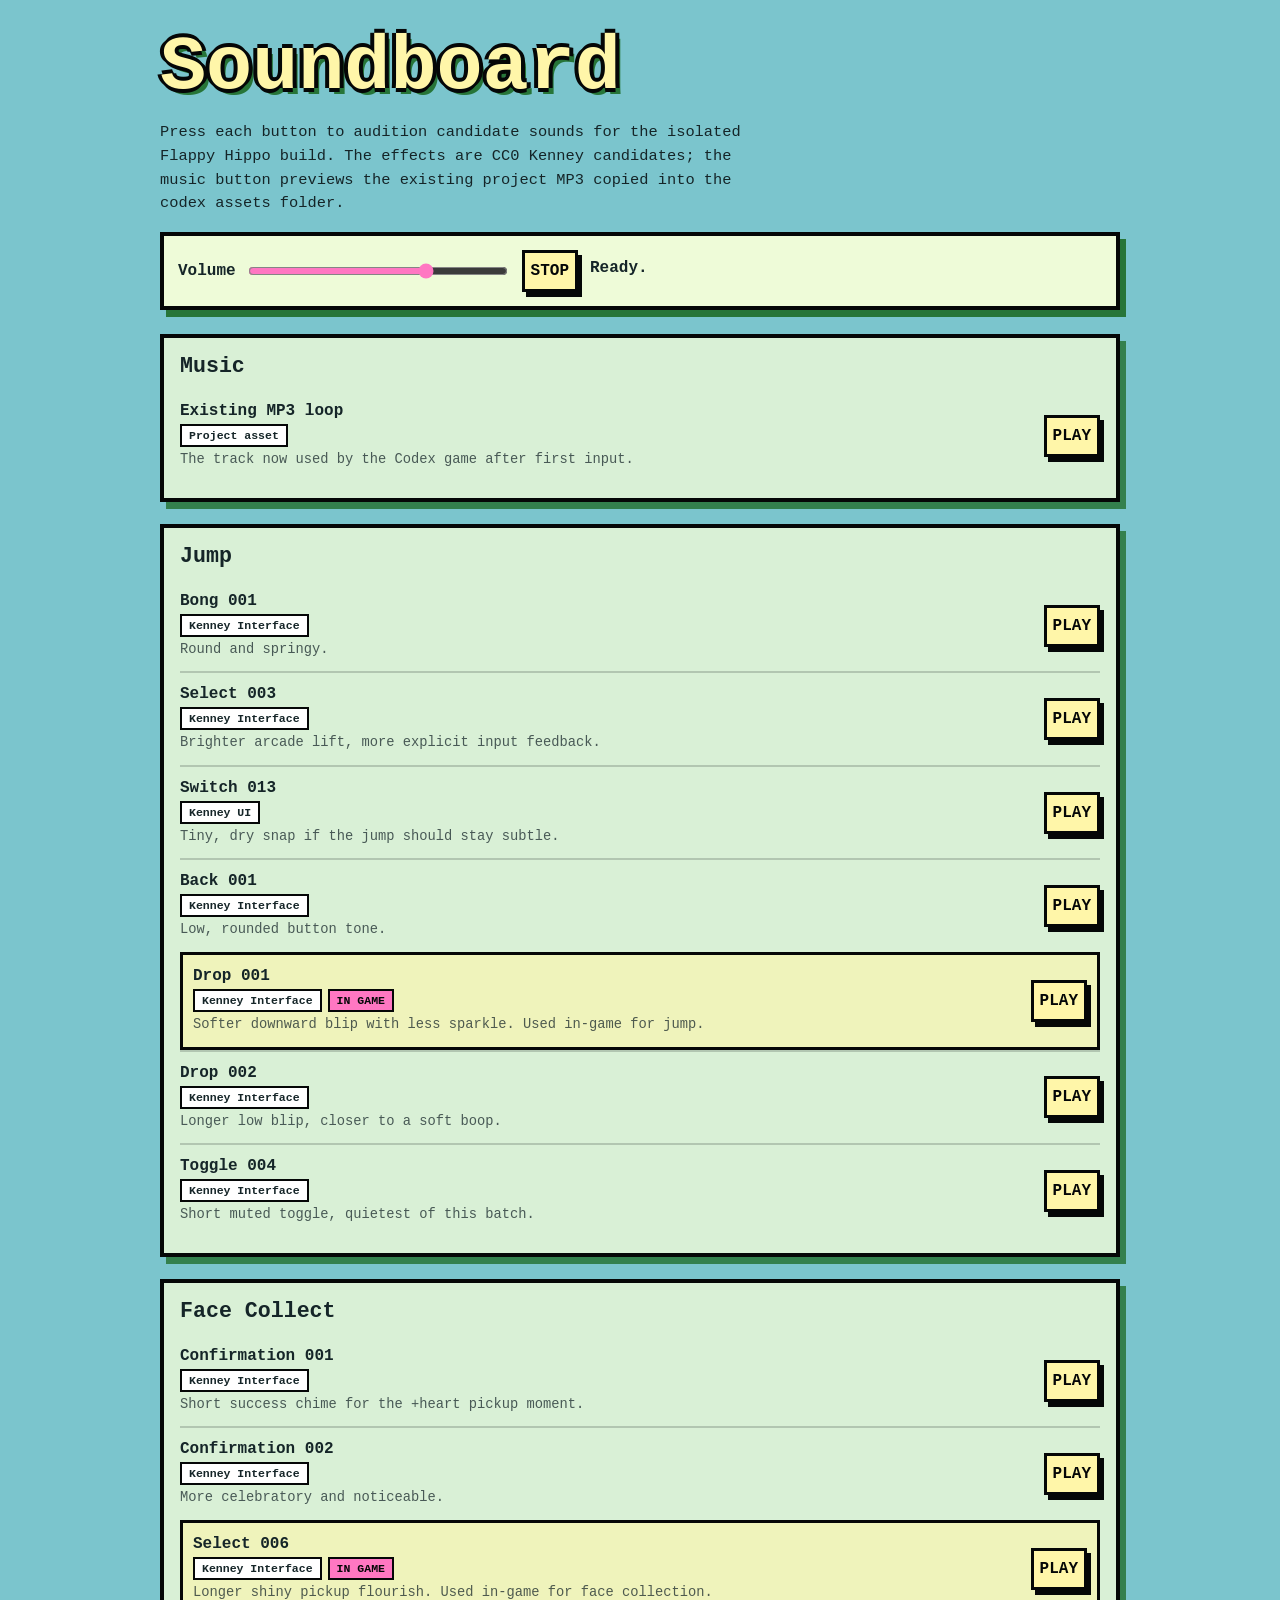
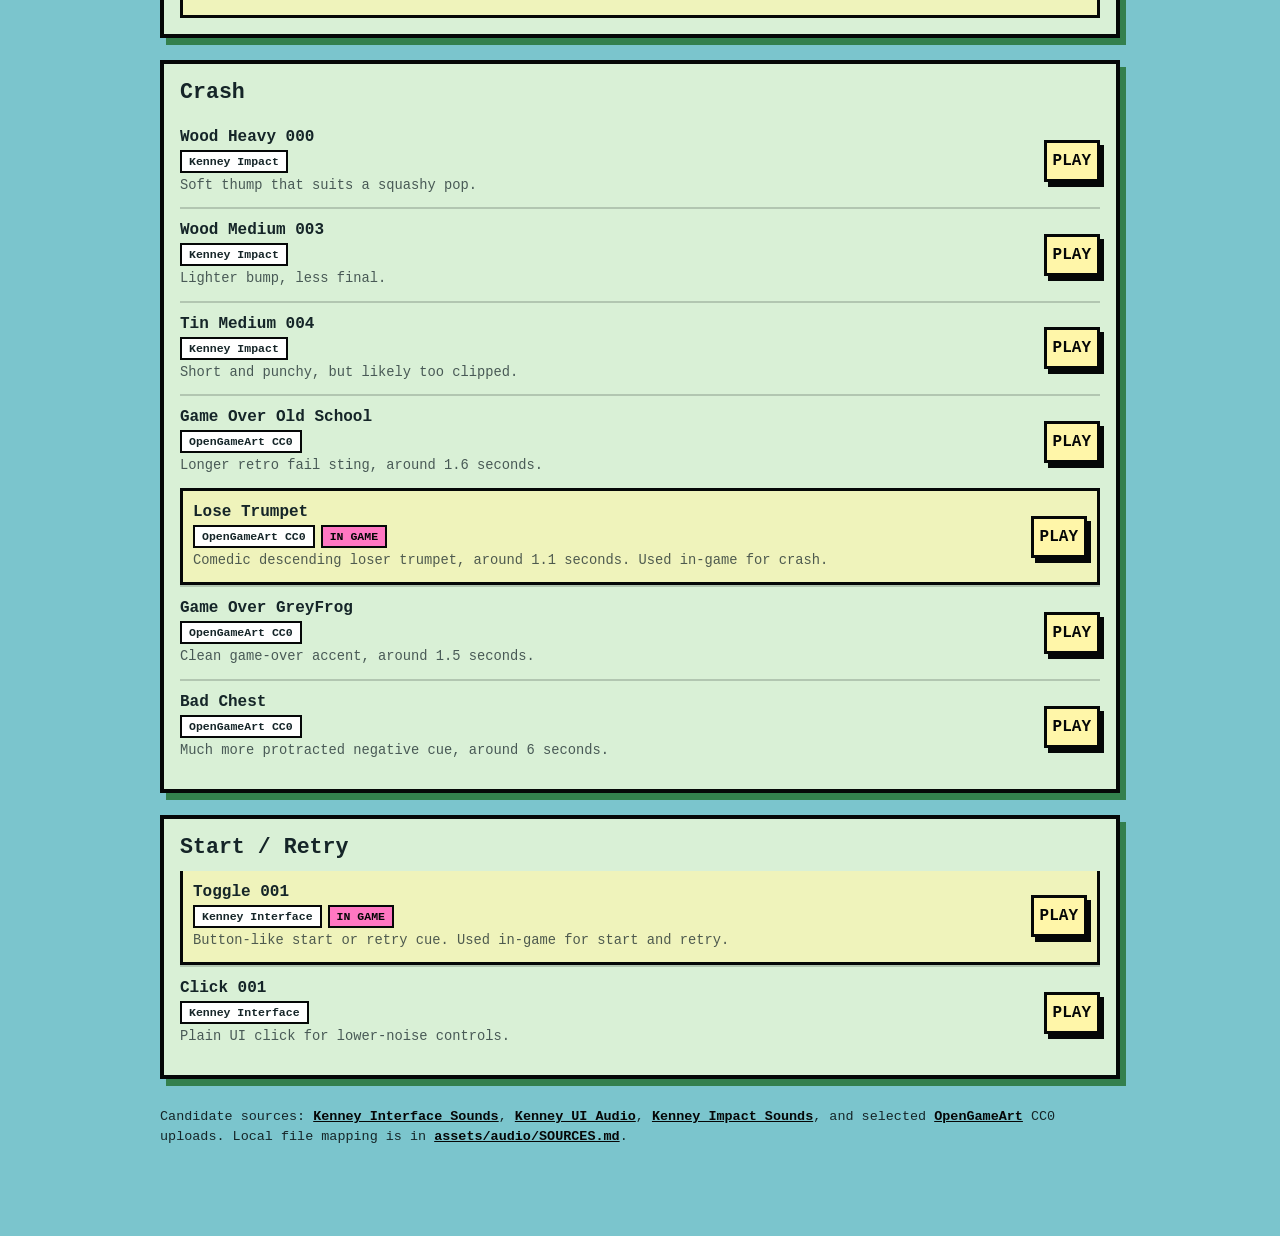
<file: codex/soundboard.html>
<!DOCTYPE html>
<html lang="en">
  <head>
    <meta charset="utf-8" />
    <meta name="viewport" content="width=device-width, initial-scale=1" />
    <meta name="theme-color" content="#7bc5cd" />
    <title>Flappy Hippo Soundboard</title>
    <style>
      :root {
        color-scheme: light;
        --sky: #7bc5cd;
        --ink: #152528;
        --shadow: #050707;
        --panel: #eefbd8;
        --panel-strong: #fff6a9;
        --leaf: #40c446;
        --leaf-dark: #277538;
        --pink: #ff77c2;
      }

      * {
        box-sizing: border-box;
      }

      html,
      body {
        min-height: 100%;
        margin: 0;
      }

      body {
        background: var(--sky);
        color: var(--ink);
        font-family: ui-monospace, "SFMono-Regular", Menlo, Consolas, monospace;
      }

      main {
        width: min(960px, calc(100% - 32px));
        margin: 0 auto;
        padding: 32px 0 44px;
      }

      header {
        display: grid;
        gap: 16px;
        margin-bottom: 24px;
      }

      h1 {
        margin: 0;
        color: var(--panel-strong);
        font-size: clamp(2.4rem, 8vw, 4.8rem);
        line-height: 0.95;
        letter-spacing: 0;
        text-shadow:
          4px 0 var(--shadow),
          -4px 0 var(--shadow),
          0 4px var(--shadow),
          0 -4px var(--shadow),
          5px 6px var(--leaf-dark);
      }

      p {
        max-width: 66ch;
        margin: 0;
        font-size: 0.96rem;
        line-height: 1.55;
      }

      .toolbar {
        display: flex;
        flex-wrap: wrap;
        align-items: center;
        gap: 12px;
        padding: 14px;
        border: 4px solid var(--shadow);
        background: var(--panel);
        box-shadow: 6px 7px 0 var(--leaf-dark);
      }

      .volume {
        display: flex;
        align-items: center;
        gap: 10px;
        font-weight: 900;
      }

      input[type="range"] {
        width: min(260px, 46vw);
        accent-color: var(--pink);
      }

      button {
        min-height: 42px;
        border: 3px solid var(--shadow);
        background: var(--panel-strong);
        color: var(--shadow);
        cursor: pointer;
        font: inherit;
        font-weight: 900;
        box-shadow: 4px 5px 0 var(--shadow);
      }

      button:hover {
        transform: translate(-1px, -1px);
        box-shadow: 5px 6px 0 var(--shadow);
      }

      button:active {
        transform: translate(3px, 4px);
        box-shadow: 1px 1px 0 var(--shadow);
      }

      .status {
        min-height: 1.5em;
        font-weight: 900;
      }

      .sound-group {
        margin-top: 22px;
        padding: 16px;
        border: 4px solid var(--shadow);
        background: rgba(238, 251, 216, 0.82);
        box-shadow: 6px 7px 0 rgba(39, 117, 56, 0.85);
      }

      h2 {
        margin: 0 0 12px;
        font-size: 1.35rem;
        letter-spacing: 0;
      }

      .sound-row {
        display: grid;
        grid-template-columns: minmax(180px, 1fr) auto;
        gap: 12px;
        align-items: center;
        padding: 12px 0;
        border-top: 2px solid rgba(5, 7, 7, 0.18);
      }

      .sound-row.selected {
        padding-inline: 10px;
        border: 3px solid var(--shadow);
        background: rgba(255, 246, 169, 0.58);
      }

      .sound-row:first-of-type {
        border-top: 0;
      }

      .sound-meta {
        display: grid;
        gap: 4px;
      }

      .sound-name {
        font-weight: 900;
      }

      .sound-note {
        color: rgba(21, 37, 40, 0.74);
        font-size: 0.86rem;
        line-height: 1.35;
      }

      .source {
        display: inline-flex;
        width: fit-content;
        padding: 3px 7px;
        border: 2px solid var(--shadow);
        background: white;
        font-size: 0.72rem;
        font-weight: 900;
      }

      .badges {
        display: flex;
        flex-wrap: wrap;
        gap: 6px;
      }

      .badge {
        display: inline-flex;
        width: fit-content;
        padding: 3px 7px;
        border: 2px solid var(--shadow);
        background: var(--pink);
        color: var(--shadow);
        font-size: 0.72rem;
        font-weight: 900;
      }

      a {
        color: var(--shadow);
        font-weight: 900;
      }

      footer {
        margin-top: 28px;
        font-size: 0.84rem;
        line-height: 1.5;
      }

      @media (max-width: 620px) {
        main {
          width: min(100% - 20px, 960px);
          padding-top: 22px;
        }

        .sound-row {
          grid-template-columns: 1fr;
        }

        .sound-row button {
          width: 100%;
        }
      }
    </style>
  </head>
  <body>
    <main>
      <header>
        <h1>Soundboard</h1>
        <p>Press each button to audition candidate sounds for the isolated Flappy Hippo build. The effects are CC0 Kenney candidates; the music button previews the existing project MP3 copied into the codex assets folder.</p>
        <div class="toolbar">
          <label class="volume" for="volume">Volume <input id="volume" type="range" min="0" max="1" step="0.05" value="0.7" /></label>
          <button type="button" id="stop">STOP</button>
          <span class="status" id="status" aria-live="polite">Ready.</span>
        </div>
      </header>

      <section id="board" aria-label="Sound effect candidates"></section>

      <footer>
        Candidate sources: <a href="https://kenney.nl/assets/interface-sounds">Kenney Interface Sounds</a>, <a href="https://kenney.nl/assets/ui-audio">Kenney UI Audio</a>, <a href="https://kenney.nl/assets/impact-sounds">Kenney Impact Sounds</a>, and selected <a href="https://opengameart.org/">OpenGameArt</a> CC0 uploads. Local file mapping is in <a href="assets/audio/SOURCES.md">assets/audio/SOURCES.md</a>.
      </footer>
    </main>

    <script>
      const groups = [
        {
          name: "Music",
          sounds: [
            {
              label: "Existing MP3 loop",
              file: "assets/audio/mario-fart.mp3",
              source: "Project asset",
              note: "The track now used by the Codex game after first input."
            }
          ]
        },
        {
          name: "Jump",
          sounds: [
            {
              label: "Bong 001",
              file: "assets/audio/candidates/jump-bong-001.wav",
              source: "Kenney Interface",
              note: "Round and springy."
            },
            {
              label: "Select 003",
              file: "assets/audio/candidates/jump-select-003.wav",
              source: "Kenney Interface",
              note: "Brighter arcade lift, more explicit input feedback."
            },
            {
              label: "Switch 013",
              file: "assets/audio/candidates/jump-switch-013.wav",
              source: "Kenney UI",
              note: "Tiny, dry snap if the jump should stay subtle."
            },
            {
              label: "Back 001",
              file: "assets/audio/candidates/jump-back-001.wav",
              source: "Kenney Interface",
              note: "Low, rounded button tone."
            },
            {
              label: "Drop 001",
              file: "assets/audio/candidates/jump-drop-001.wav",
              source: "Kenney Interface",
              selected: true,
              note: "Softer downward blip with less sparkle. Used in-game for jump."
            },
            {
              label: "Drop 002",
              file: "assets/audio/candidates/jump-drop-002.wav",
              source: "Kenney Interface",
              note: "Longer low blip, closer to a soft boop."
            },
            {
              label: "Toggle 004",
              file: "assets/audio/candidates/jump-toggle-004.wav",
              source: "Kenney Interface",
              note: "Short muted toggle, quietest of this batch."
            }
          ]
        },
        {
          name: "Face Collect",
          sounds: [
            {
              label: "Confirmation 001",
              file: "assets/audio/candidates/collect-confirmation-001.wav",
              source: "Kenney Interface",
              note: "Short success chime for the +heart pickup moment."
            },
            {
              label: "Confirmation 002",
              file: "assets/audio/candidates/collect-confirmation-002.wav",
              source: "Kenney Interface",
              note: "More celebratory and noticeable."
            },
            {
              label: "Select 006",
              file: "assets/audio/candidates/collect-select-006.wav",
              source: "Kenney Interface",
              selected: true,
              note: "Longer shiny pickup flourish. Used in-game for face collection."
            }
          ]
        },
        {
          name: "Crash",
          sounds: [
            {
              label: "Wood Heavy 000",
              file: "assets/audio/candidates/death-impact-wood-heavy-000.ogg",
              source: "Kenney Impact",
              note: "Soft thump that suits a squashy pop."
            },
            {
              label: "Wood Medium 003",
              file: "assets/audio/candidates/death-impact-wood-medium-003.ogg",
              source: "Kenney Impact",
              note: "Lighter bump, less final."
            },
            {
              label: "Tin Medium 004",
              file: "assets/audio/candidates/death-impact-tin-medium-004.ogg",
              source: "Kenney Impact",
              note: "Short and punchy, but likely too clipped."
            },
            {
              label: "Game Over Old School",
              file: "assets/audio/candidates/crash-gameover-oldschool.ogg",
              source: "OpenGameArt CC0",
              note: "Longer retro fail sting, around 1.6 seconds."
            },
            {
              label: "Lose Trumpet",
              file: "assets/audio/candidates/crash-lose-trumpet.ogg",
              source: "OpenGameArt CC0",
              selected: true,
              note: "Comedic descending loser trumpet, around 1.1 seconds. Used in-game for crash."
            },
            {
              label: "Game Over GreyFrog",
              file: "assets/audio/candidates/crash-gameover-greyfrog.mp3",
              source: "OpenGameArt CC0",
              note: "Clean game-over accent, around 1.5 seconds."
            },
            {
              label: "Bad Chest",
              file: "assets/audio/candidates/crash-bad-chest.wav",
              source: "OpenGameArt CC0",
              note: "Much more protracted negative cue, around 6 seconds."
            }
          ]
        },
        {
          name: "Start / Retry",
          sounds: [
            {
              label: "Toggle 001",
              file: "assets/audio/candidates/ui-start-toggle-001.wav",
              source: "Kenney Interface",
              selected: true,
              note: "Button-like start or retry cue. Used in-game for start and retry."
            },
            {
              label: "Click 001",
              file: "assets/audio/candidates/ui-start-click-001.wav",
              source: "Kenney Interface",
              note: "Plain UI click for lower-noise controls."
            }
          ]
        }
      ];

      const board = document.querySelector("#board");
      const statusEl = document.querySelector("#status");
      const volumeEl = document.querySelector("#volume");
      const stopEl = document.querySelector("#stop");
      let activeAudio = null;

      function stopActive() {
        if (!activeAudio) return;
        activeAudio.pause();
        activeAudio.currentTime = 0;
        activeAudio = null;
      }

      function playSound(sound) {
        stopActive();
        const audio = new Audio(sound.file);
        audio.volume = Number(volumeEl.value);
        activeAudio = audio;
        statusEl.textContent = `Playing ${sound.label}.`;
        audio.addEventListener("ended", () => {
          if (activeAudio === audio) activeAudio = null;
          statusEl.textContent = "Ready.";
        });
        audio.play().catch(() => {
          statusEl.textContent = `Could not play ${sound.label}.`;
          activeAudio = null;
        });
      }

      function render() {
        for (const group of groups) {
          const section = document.createElement("section");
          section.className = "sound-group";
          const title = document.createElement("h2");
          title.textContent = group.name;
          section.append(title);

          for (const sound of group.sounds) {
            const row = document.createElement("div");
            row.className = "sound-row";
            if (sound.selected) row.classList.add("selected");

            const meta = document.createElement("div");
            meta.className = "sound-meta";

            const name = document.createElement("span");
            name.className = "sound-name";
            name.textContent = sound.label;

            const source = document.createElement("span");
            source.className = "source";
            source.textContent = sound.source;

            const badges = document.createElement("span");
            badges.className = "badges";
            badges.append(source);
            if (sound.selected) {
              const selected = document.createElement("span");
              selected.className = "badge";
              selected.textContent = "IN GAME";
              badges.append(selected);
            }

            const note = document.createElement("span");
            note.className = "sound-note";
            note.textContent = sound.note;

            const button = document.createElement("button");
            button.type = "button";
            button.textContent = "PLAY";
            button.addEventListener("click", () => playSound(sound));

            meta.append(name, badges, note);
            row.append(meta, button);
            section.append(row);
          }

          board.append(section);
        }
      }

      stopEl.addEventListener("click", () => {
        stopActive();
        statusEl.textContent = "Stopped.";
      });
      volumeEl.addEventListener("input", () => {
        if (activeAudio) activeAudio.volume = Number(volumeEl.value);
      });
      render();
    </script>
  </body>
</html>
</file>
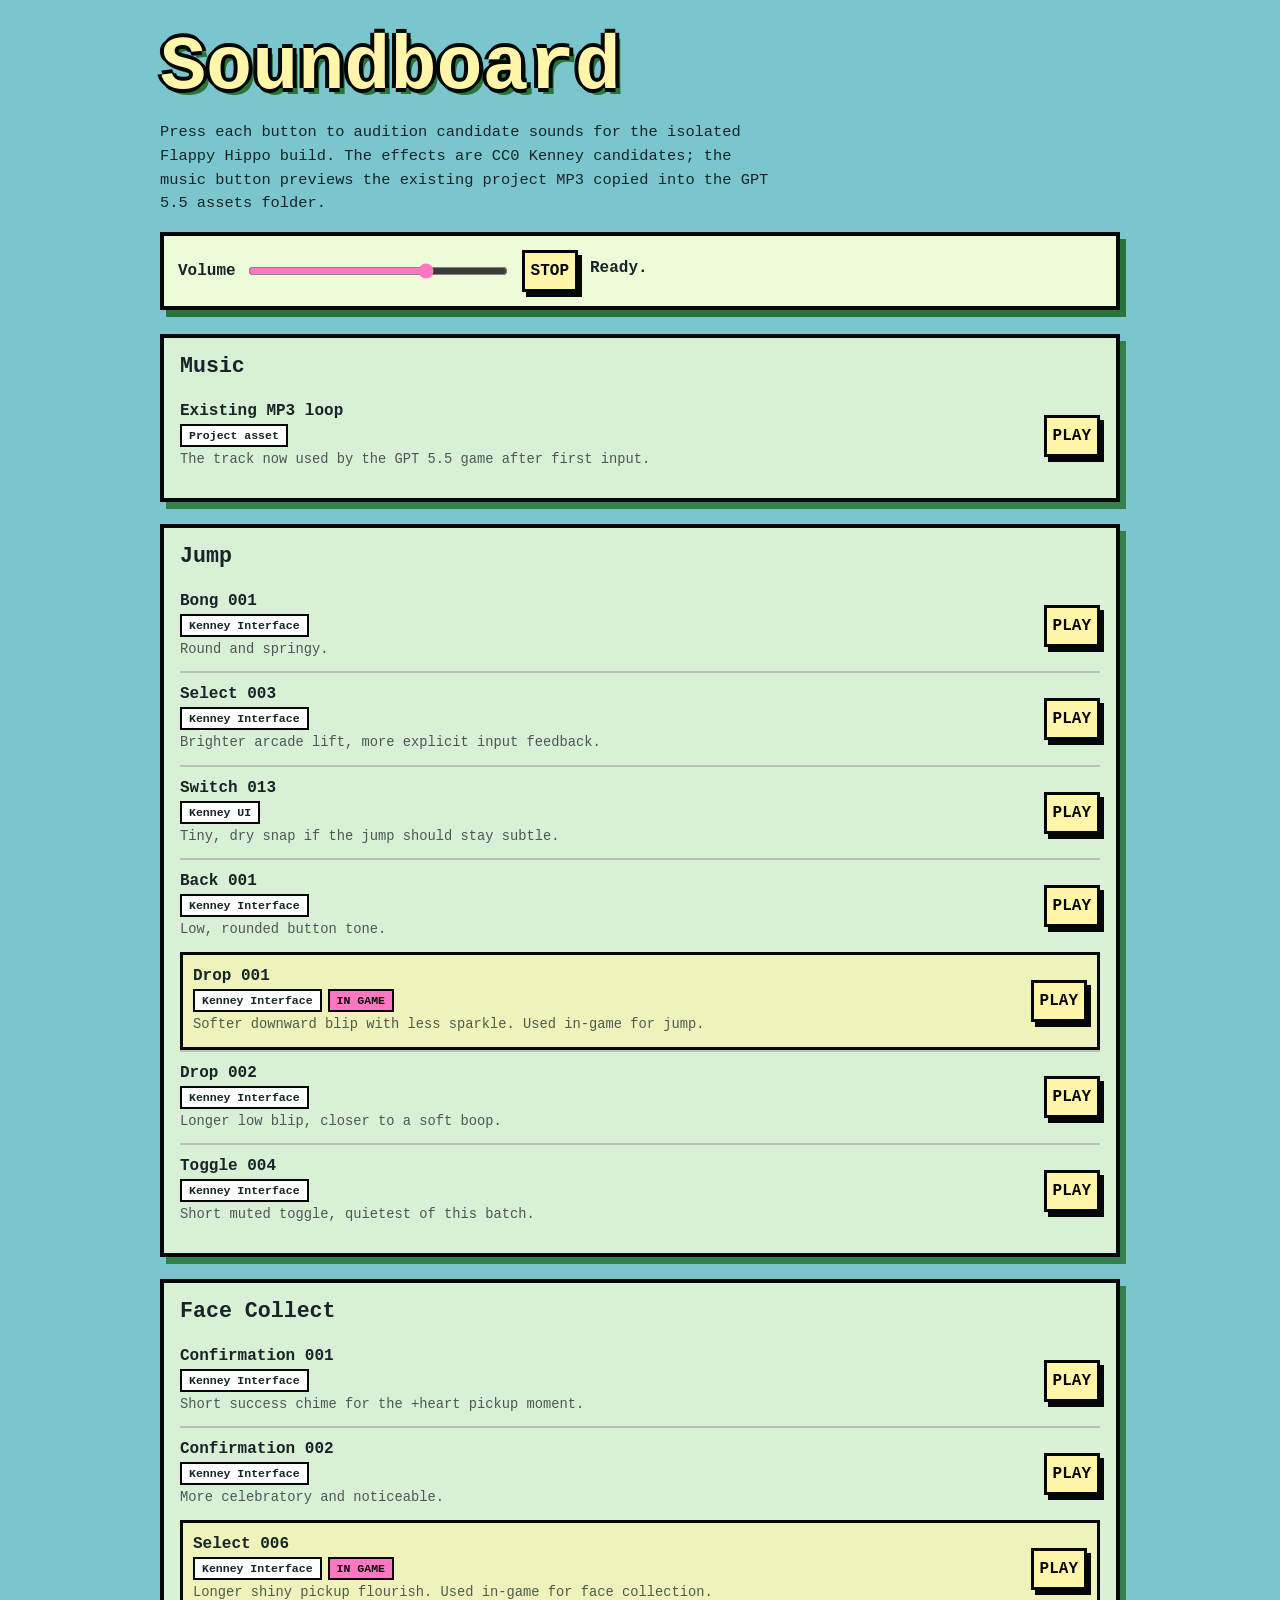
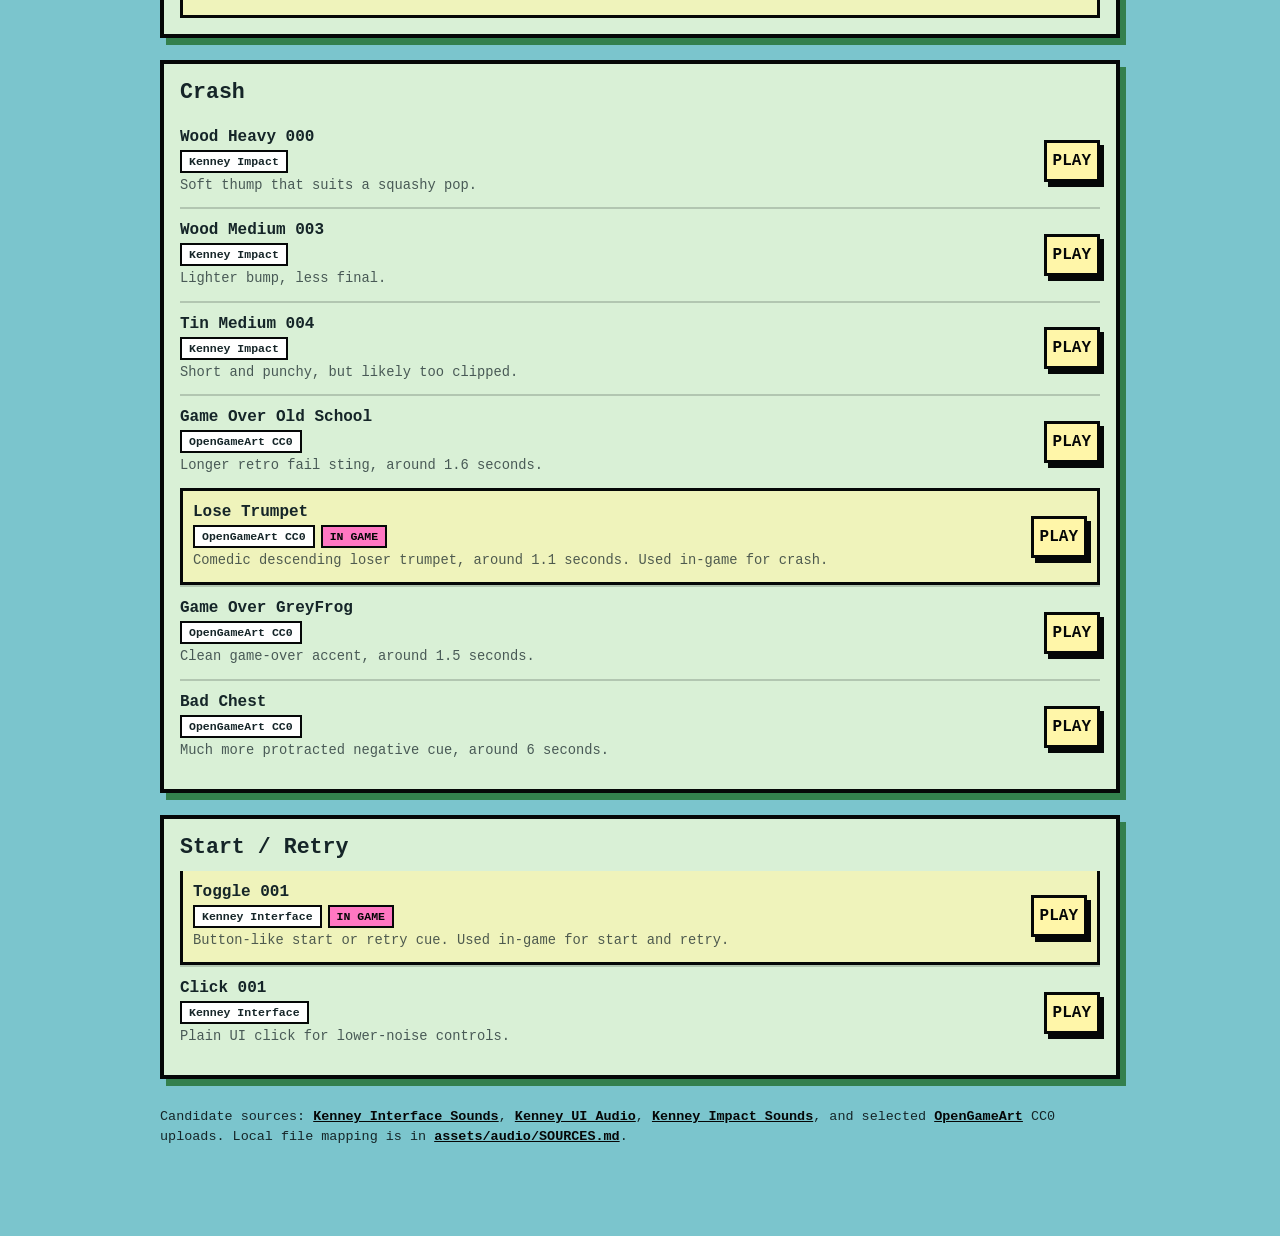
<file: gpt5-5/soundboard.html>
<!DOCTYPE html>
<html lang="en">
  <head>
    <meta charset="utf-8" />
    <meta name="viewport" content="width=device-width, initial-scale=1" />
    <meta name="theme-color" content="#7bc5cd" />
    <title>Flappy Hippo Soundboard</title>
    <style>
      :root {
        color-scheme: light;
        --sky: #7bc5cd;
        --ink: #152528;
        --shadow: #050707;
        --panel: #eefbd8;
        --panel-strong: #fff6a9;
        --leaf: #40c446;
        --leaf-dark: #277538;
        --pink: #ff77c2;
      }

      * {
        box-sizing: border-box;
      }

      html,
      body {
        min-height: 100%;
        margin: 0;
      }

      body {
        background: var(--sky);
        color: var(--ink);
        font-family: ui-monospace, "SFMono-Regular", Menlo, Consolas, monospace;
      }

      main {
        width: min(960px, calc(100% - 32px));
        margin: 0 auto;
        padding: 32px 0 44px;
      }

      header {
        display: grid;
        gap: 16px;
        margin-bottom: 24px;
      }

      h1 {
        margin: 0;
        color: var(--panel-strong);
        font-size: clamp(2.4rem, 8vw, 4.8rem);
        line-height: 0.95;
        letter-spacing: 0;
        text-shadow:
          4px 0 var(--shadow),
          -4px 0 var(--shadow),
          0 4px var(--shadow),
          0 -4px var(--shadow),
          5px 6px var(--leaf-dark);
      }

      p {
        max-width: 66ch;
        margin: 0;
        font-size: 0.96rem;
        line-height: 1.55;
      }

      .toolbar {
        display: flex;
        flex-wrap: wrap;
        align-items: center;
        gap: 12px;
        padding: 14px;
        border: 4px solid var(--shadow);
        background: var(--panel);
        box-shadow: 6px 7px 0 var(--leaf-dark);
      }

      .volume {
        display: flex;
        align-items: center;
        gap: 10px;
        font-weight: 900;
      }

      input[type="range"] {
        width: min(260px, 46vw);
        accent-color: var(--pink);
      }

      button {
        min-height: 42px;
        border: 3px solid var(--shadow);
        background: var(--panel-strong);
        color: var(--shadow);
        cursor: pointer;
        font: inherit;
        font-weight: 900;
        box-shadow: 4px 5px 0 var(--shadow);
      }

      button:hover {
        transform: translate(-1px, -1px);
        box-shadow: 5px 6px 0 var(--shadow);
      }

      button:active {
        transform: translate(3px, 4px);
        box-shadow: 1px 1px 0 var(--shadow);
      }

      .status {
        min-height: 1.5em;
        font-weight: 900;
      }

      .sound-group {
        margin-top: 22px;
        padding: 16px;
        border: 4px solid var(--shadow);
        background: rgba(238, 251, 216, 0.82);
        box-shadow: 6px 7px 0 rgba(39, 117, 56, 0.85);
      }

      h2 {
        margin: 0 0 12px;
        font-size: 1.35rem;
        letter-spacing: 0;
      }

      .sound-row {
        display: grid;
        grid-template-columns: minmax(180px, 1fr) auto;
        gap: 12px;
        align-items: center;
        padding: 12px 0;
        border-top: 2px solid rgba(5, 7, 7, 0.18);
      }

      .sound-row.selected {
        padding-inline: 10px;
        border: 3px solid var(--shadow);
        background: rgba(255, 246, 169, 0.58);
      }

      .sound-row:first-of-type {
        border-top: 0;
      }

      .sound-meta {
        display: grid;
        gap: 4px;
      }

      .sound-name {
        font-weight: 900;
      }

      .sound-note {
        color: rgba(21, 37, 40, 0.74);
        font-size: 0.86rem;
        line-height: 1.35;
      }

      .source {
        display: inline-flex;
        width: fit-content;
        padding: 3px 7px;
        border: 2px solid var(--shadow);
        background: white;
        font-size: 0.72rem;
        font-weight: 900;
      }

      .badges {
        display: flex;
        flex-wrap: wrap;
        gap: 6px;
      }

      .badge {
        display: inline-flex;
        width: fit-content;
        padding: 3px 7px;
        border: 2px solid var(--shadow);
        background: var(--pink);
        color: var(--shadow);
        font-size: 0.72rem;
        font-weight: 900;
      }

      a {
        color: var(--shadow);
        font-weight: 900;
      }

      footer {
        margin-top: 28px;
        font-size: 0.84rem;
        line-height: 1.5;
      }

      @media (max-width: 620px) {
        main {
          width: min(100% - 20px, 960px);
          padding-top: 22px;
        }

        .sound-row {
          grid-template-columns: 1fr;
        }

        .sound-row button {
          width: 100%;
        }
      }
    </style>
  </head>
  <body>
    <main>
      <header>
        <h1>Soundboard</h1>
        <p>Press each button to audition candidate sounds for the isolated Flappy Hippo build. The effects are CC0 Kenney candidates; the music button previews the existing project MP3 copied into the GPT 5.5 assets folder.</p>
        <div class="toolbar">
          <label class="volume" for="volume">Volume <input id="volume" type="range" min="0" max="1" step="0.05" value="0.7" /></label>
          <button type="button" id="stop">STOP</button>
          <span class="status" id="status" aria-live="polite">Ready.</span>
        </div>
      </header>

      <section id="board" aria-label="Sound effect candidates"></section>

      <footer>
        Candidate sources: <a href="https://kenney.nl/assets/interface-sounds">Kenney Interface Sounds</a>, <a href="https://kenney.nl/assets/ui-audio">Kenney UI Audio</a>, <a href="https://kenney.nl/assets/impact-sounds">Kenney Impact Sounds</a>, and selected <a href="https://opengameart.org/">OpenGameArt</a> CC0 uploads. Local file mapping is in <a href="assets/audio/SOURCES.md">assets/audio/SOURCES.md</a>.
      </footer>
    </main>

    <script>
      const groups = [
        {
          name: "Music",
          sounds: [
            {
              label: "Existing MP3 loop",
              file: "assets/audio/mario-fart.mp3",
              source: "Project asset",
              note: "The track now used by the GPT 5.5 game after first input."
            }
          ]
        },
        {
          name: "Jump",
          sounds: [
            {
              label: "Bong 001",
              file: "assets/audio/candidates/jump-bong-001.wav",
              source: "Kenney Interface",
              note: "Round and springy."
            },
            {
              label: "Select 003",
              file: "assets/audio/candidates/jump-select-003.wav",
              source: "Kenney Interface",
              note: "Brighter arcade lift, more explicit input feedback."
            },
            {
              label: "Switch 013",
              file: "assets/audio/candidates/jump-switch-013.wav",
              source: "Kenney UI",
              note: "Tiny, dry snap if the jump should stay subtle."
            },
            {
              label: "Back 001",
              file: "assets/audio/candidates/jump-back-001.wav",
              source: "Kenney Interface",
              note: "Low, rounded button tone."
            },
            {
              label: "Drop 001",
              file: "assets/audio/candidates/jump-drop-001.wav",
              source: "Kenney Interface",
              selected: true,
              note: "Softer downward blip with less sparkle. Used in-game for jump."
            },
            {
              label: "Drop 002",
              file: "assets/audio/candidates/jump-drop-002.wav",
              source: "Kenney Interface",
              note: "Longer low blip, closer to a soft boop."
            },
            {
              label: "Toggle 004",
              file: "assets/audio/candidates/jump-toggle-004.wav",
              source: "Kenney Interface",
              note: "Short muted toggle, quietest of this batch."
            }
          ]
        },
        {
          name: "Face Collect",
          sounds: [
            {
              label: "Confirmation 001",
              file: "assets/audio/candidates/collect-confirmation-001.wav",
              source: "Kenney Interface",
              note: "Short success chime for the +heart pickup moment."
            },
            {
              label: "Confirmation 002",
              file: "assets/audio/candidates/collect-confirmation-002.wav",
              source: "Kenney Interface",
              note: "More celebratory and noticeable."
            },
            {
              label: "Select 006",
              file: "assets/audio/candidates/collect-select-006.wav",
              source: "Kenney Interface",
              selected: true,
              note: "Longer shiny pickup flourish. Used in-game for face collection."
            }
          ]
        },
        {
          name: "Crash",
          sounds: [
            {
              label: "Wood Heavy 000",
              file: "assets/audio/candidates/death-impact-wood-heavy-000.ogg",
              source: "Kenney Impact",
              note: "Soft thump that suits a squashy pop."
            },
            {
              label: "Wood Medium 003",
              file: "assets/audio/candidates/death-impact-wood-medium-003.ogg",
              source: "Kenney Impact",
              note: "Lighter bump, less final."
            },
            {
              label: "Tin Medium 004",
              file: "assets/audio/candidates/death-impact-tin-medium-004.ogg",
              source: "Kenney Impact",
              note: "Short and punchy, but likely too clipped."
            },
            {
              label: "Game Over Old School",
              file: "assets/audio/candidates/crash-gameover-oldschool.ogg",
              source: "OpenGameArt CC0",
              note: "Longer retro fail sting, around 1.6 seconds."
            },
            {
              label: "Lose Trumpet",
              file: "assets/audio/candidates/crash-lose-trumpet.ogg",
              source: "OpenGameArt CC0",
              selected: true,
              note: "Comedic descending loser trumpet, around 1.1 seconds. Used in-game for crash."
            },
            {
              label: "Game Over GreyFrog",
              file: "assets/audio/candidates/crash-gameover-greyfrog.mp3",
              source: "OpenGameArt CC0",
              note: "Clean game-over accent, around 1.5 seconds."
            },
            {
              label: "Bad Chest",
              file: "assets/audio/candidates/crash-bad-chest.wav",
              source: "OpenGameArt CC0",
              note: "Much more protracted negative cue, around 6 seconds."
            }
          ]
        },
        {
          name: "Start / Retry",
          sounds: [
            {
              label: "Toggle 001",
              file: "assets/audio/candidates/ui-start-toggle-001.wav",
              source: "Kenney Interface",
              selected: true,
              note: "Button-like start or retry cue. Used in-game for start and retry."
            },
            {
              label: "Click 001",
              file: "assets/audio/candidates/ui-start-click-001.wav",
              source: "Kenney Interface",
              note: "Plain UI click for lower-noise controls."
            }
          ]
        }
      ];

      const board = document.querySelector("#board");
      const statusEl = document.querySelector("#status");
      const volumeEl = document.querySelector("#volume");
      const stopEl = document.querySelector("#stop");
      let activeAudio = null;

      function stopActive() {
        if (!activeAudio) return;
        activeAudio.pause();
        activeAudio.currentTime = 0;
        activeAudio = null;
      }

      function playSound(sound) {
        stopActive();
        const audio = new Audio(sound.file);
        audio.volume = Number(volumeEl.value);
        activeAudio = audio;
        statusEl.textContent = `Playing ${sound.label}.`;
        audio.addEventListener("ended", () => {
          if (activeAudio === audio) activeAudio = null;
          statusEl.textContent = "Ready.";
        });
        audio.play().catch(() => {
          statusEl.textContent = `Could not play ${sound.label}.`;
          activeAudio = null;
        });
      }

      function render() {
        for (const group of groups) {
          const section = document.createElement("section");
          section.className = "sound-group";
          const title = document.createElement("h2");
          title.textContent = group.name;
          section.append(title);

          for (const sound of group.sounds) {
            const row = document.createElement("div");
            row.className = "sound-row";
            if (sound.selected) row.classList.add("selected");

            const meta = document.createElement("div");
            meta.className = "sound-meta";

            const name = document.createElement("span");
            name.className = "sound-name";
            name.textContent = sound.label;

            const source = document.createElement("span");
            source.className = "source";
            source.textContent = sound.source;

            const badges = document.createElement("span");
            badges.className = "badges";
            badges.append(source);
            if (sound.selected) {
              const selected = document.createElement("span");
              selected.className = "badge";
              selected.textContent = "IN GAME";
              badges.append(selected);
            }

            const note = document.createElement("span");
            note.className = "sound-note";
            note.textContent = sound.note;

            const button = document.createElement("button");
            button.type = "button";
            button.textContent = "PLAY";
            button.addEventListener("click", () => playSound(sound));

            meta.append(name, badges, note);
            row.append(meta, button);
            section.append(row);
          }

          board.append(section);
        }
      }

      stopEl.addEventListener("click", () => {
        stopActive();
        statusEl.textContent = "Stopped.";
      });
      volumeEl.addEventListener("input", () => {
        if (activeAudio) activeAudio.volume = Number(volumeEl.value);
      });
      render();
    </script>
  </body>
</html>
</file>
